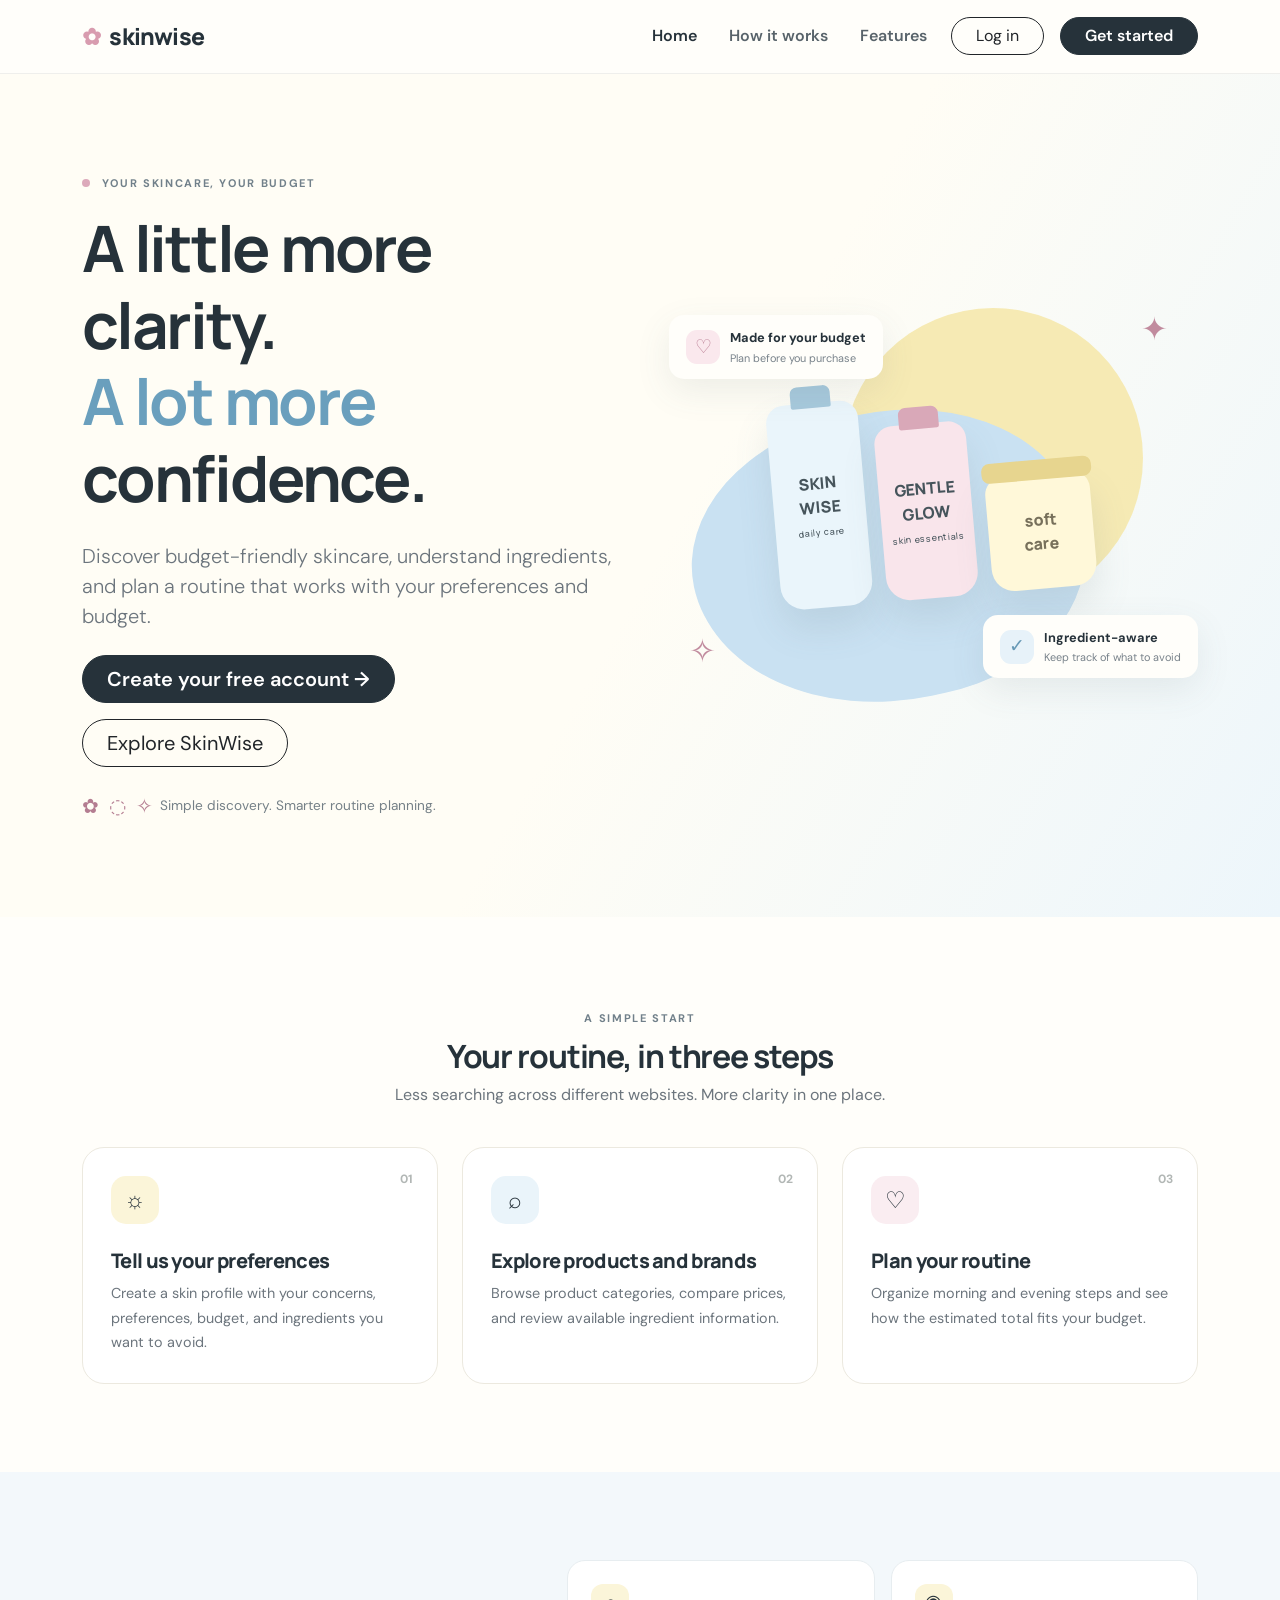
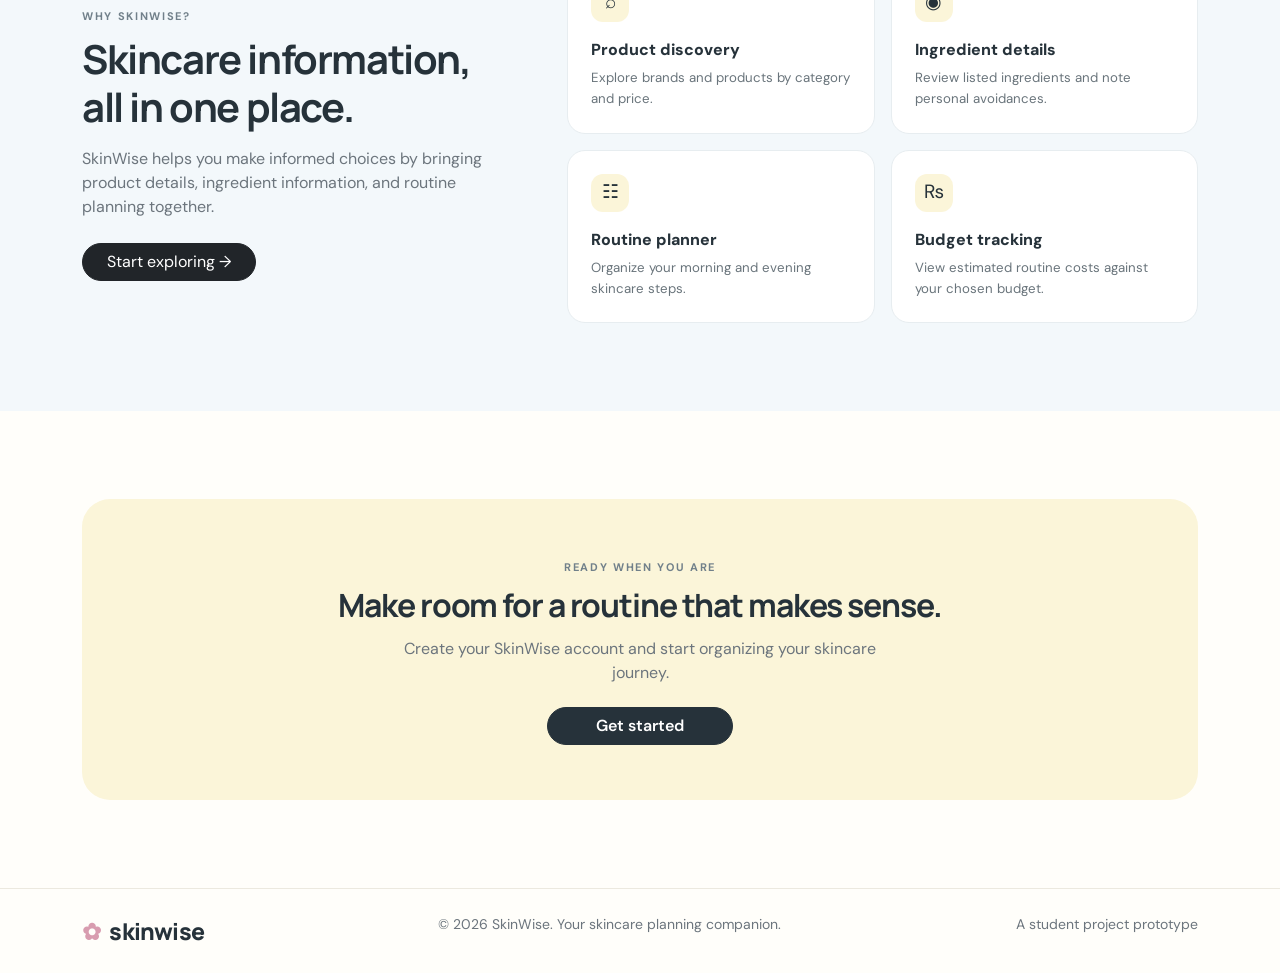
<file: index.html>
﻿<!doctype html>
<html lang="en">
<head>
    <meta charset="utf-8">
    <meta name="viewport" content="width=device-width, initial-scale=1">
    <title>SkinWise | Skincare, made simpler</title>
    <link href="https://cdn.jsdelivr.net/npm/bootstrap@5.3.3/dist/css/bootstrap.min.css" rel="stylesheet">
    <link rel="stylesheet" href="styles.css">
</head>
<body>

    <nav class="navbar navbar-expand-lg navbar-skinwise sticky-top">
        <div class="container">
            <a class="navbar-brand brand-mark" href="index.html"><span class="brand-icon">✿</span> skinwise</a>
            <button class="navbar-toggler" type="button" data-bs-toggle="collapse" data-bs-target="#mainNav">
                <span class="navbar-toggler-icon"></span>
            </button>
            <div class="collapse navbar-collapse" id="mainNav">
                <ul class="navbar-nav ms-auto align-items-lg-center gap-lg-3">
                    <li class="nav-item"><a class="nav-link active" href="index.html">Home</a></li>
                    <li class="nav-item"><a class="nav-link" href="#how-it-works">How it works</a></li>
                    <li class="nav-item"><a class="nav-link" href="#features">Features</a></li>
                    <li class="nav-item"><a class="btn btn-outline-dark rounded-pill px-4" href="login.html">Log in</a></li>
                    <li class="nav-item"><a class="btn btn-primary-skin rounded-pill px-4" href="signup.html">Get started</a></li>
                </ul>
            </div>
        </div>
    </nav>

    <header class="hero-section">
        <div class="container py-5">
            <div class="row align-items-center g-5 py-lg-5">
                <div class="col-lg-6">
                    <span class="eyebrow"><span class="eyebrow-dot"></span> YOUR SKINCARE, YOUR BUDGET</span>
                    <h1 class="display-3 fw-bold mt-3">A little more clarity.<br><span class="text-blue">A lot more</span> confidence.</h1>
                    <p class="lead text-secondary mt-4">Discover budget-friendly skincare, understand ingredients, and plan a routine that works with your preferences and budget.</p>
                    <div class="d-flex flex-wrap gap-3 mt-4">
                        <a href="signup.html" class="btn btn-primary-skin btn-lg rounded-pill px-4">Create your free account <span aria-hidden="true">→</span></a>
                        <a href="#how-it-works" class="btn btn-outline-dark btn-lg rounded-pill px-4">Explore SkinWise</a>
                    </div>
                    <div class="hero-proof mt-4"><span class="proof-avatars">✿　◌　✧</span><span>Simple discovery. Smarter routine planning.</span></div>
                </div>

                <div class="col-lg-6">
                    <div class="hero-art">
                        <div class="art-sun"></div>
                        <div class="art-blob"></div>
                        <div class="floating-note note-one">
                            <span class="note-icon pink">♡</span>
                            <div><strong>Made for your budget</strong><small>Plan before you purchase</small></div>
                        </div>
                        <div class="product-illustration">
                            <div class="bottle bottle-blue"><div class="bottle-cap"></div><span>SKIN<br>WISE</span><small>daily care</small></div>
                            <div class="bottle bottle-pink"><div class="bottle-cap"></div><span>GENTLE<br>GLOW</span><small>skin essentials</small></div>
                            <div class="jar"><div class="jar-lid"></div><span>soft<br>care</span></div>
                        </div>
                        <div class="floating-note note-two">
                            <span class="note-icon blue">✓</span>
                            <div><strong>Ingredient-aware</strong><small>Keep track of what to avoid</small></div>
                        </div>
                        <span class="sparkle sparkle-one">✦</span>
                        <span class="sparkle sparkle-two">✧</span>
                    </div>
                </div>
            </div>
        </div>
    </header>

    <section id="how-it-works" class="section-pad">
        <div class="container">
            <div class="section-heading text-center mx-auto">
                <span class="eyebrow">A SIMPLE START</span>
                <h2 class="fw-bold mt-2">Your routine, in three steps</h2>
                <p class="text-secondary">Less searching across different websites. More clarity in one place.</p>
            </div>

            <div class="row g-4 mt-3">
                <div class="col-md-4">
                    <div class="step-card h-100">
                        <div class="step-number">01</div>
                        <div class="step-icon yellow">☼</div>
                        <h5>Tell us your preferences</h5>
                        <p class="text-secondary mb-0">Create a skin profile with your concerns, preferences, budget, and ingredients you want to avoid.</p>
                    </div>
                </div>

                <div class="col-md-4">
                    <div class="step-card h-100">
                        <div class="step-number">02</div>
                        <div class="step-icon blue">⌕</div>
                        <h5>Explore products and brands</h5>
                        <p class="text-secondary mb-0">Browse product categories, compare prices, and review available ingredient information.</p>
                    </div>
                </div>

                <div class="col-md-4">
                    <div class="step-card h-100">
                        <div class="step-number">03</div>
                        <div class="step-icon pink">♡</div>
                        <h5>Plan your routine</h5>
                        <p class="text-secondary mb-0">Organize morning and evening steps and see how the estimated total fits your budget.</p>
                    </div>
                </div>
            </div>
        </div>
    </section>

    <section id="features" class="feature-band section-pad">
        <div class="container">
            <div class="row align-items-center g-5">
                <div class="col-lg-5">
                    <span class="eyebrow">WHY SKINWISE?</span>
                    <h2 class="display-6 fw-bold mt-2">Skincare information, all in one place.</h2>
                    <p class="text-secondary mt-3">SkinWise helps you make informed choices by bringing product details, ingredient information, and routine planning together.</p>
                    <a class="btn btn-dark rounded-pill px-4 mt-2" href="signup.html">Start exploring →</a>
                </div>

                <div class="col-lg-7">
                    <div class="row g-3">
                        <div class="col-sm-6">
                            <div class="feature-tile">
                                <span class="tile-icon">⌕</span>
                                <h6>Product discovery</h6>
                                <p>Explore brands and products by category and price.</p>
                            </div>
                        </div>
                        <div class="col-sm-6">
                            <div class="feature-tile">
                                <span class="tile-icon">◉</span>
                                <h6>Ingredient details</h6>
                                <p>Review listed ingredients and note personal avoidances.</p>
                            </div>
                        </div>
                        <div class="col-sm-6">
                            <div class="feature-tile">
                                <span class="tile-icon">☷</span>
                                <h6>Routine planner</h6>
                                <p>Organize your morning and evening skincare steps.</p>
                            </div>
                        </div>
                        <div class="col-sm-6">
                            <div class="feature-tile">
                                <span class="tile-icon">₨</span>
                                <h6>Budget tracking</h6>
                                <p>View estimated routine costs against your chosen budget.</p>
                            </div>
                        </div>
                    </div>
                </div>
            </div>
        </div>
    </section>

    <section class="cta-section section-pad">
        <div class="container">
            <div class="cta-card text-center">
                <span class="eyebrow">READY WHEN YOU ARE</span>
                <h2 class="fw-bold mt-2">Make room for a routine that makes sense.</h2>
                <p class="text-secondary">Create your SkinWise account and start organizing your skincare journey.</p>
                <a href="signup.html" class="btn btn-primary-skin rounded-pill px-5">Get started</a>
            </div>
        </div>
    </section>

    <footer class="footer-skinwise">
        <div class="container d-flex flex-column flex-md-row justify-content-between gap-2">
            <a class="brand-mark text-decoration-none" href="index.html"><span class="brand-icon">✿</span> skinwise</a>
            <span class="small text-secondary">© 2026 SkinWise. Your skincare planning companion.</span>
            <span class="small text-secondary">A student project prototype</span>
        </div>
    </footer>

    <script src="https://cdn.jsdelivr.net/npm/bootstrap@5.3.3/dist/js/bootstrap.bundle.min.js"></script>
</body>
</html>
</file>
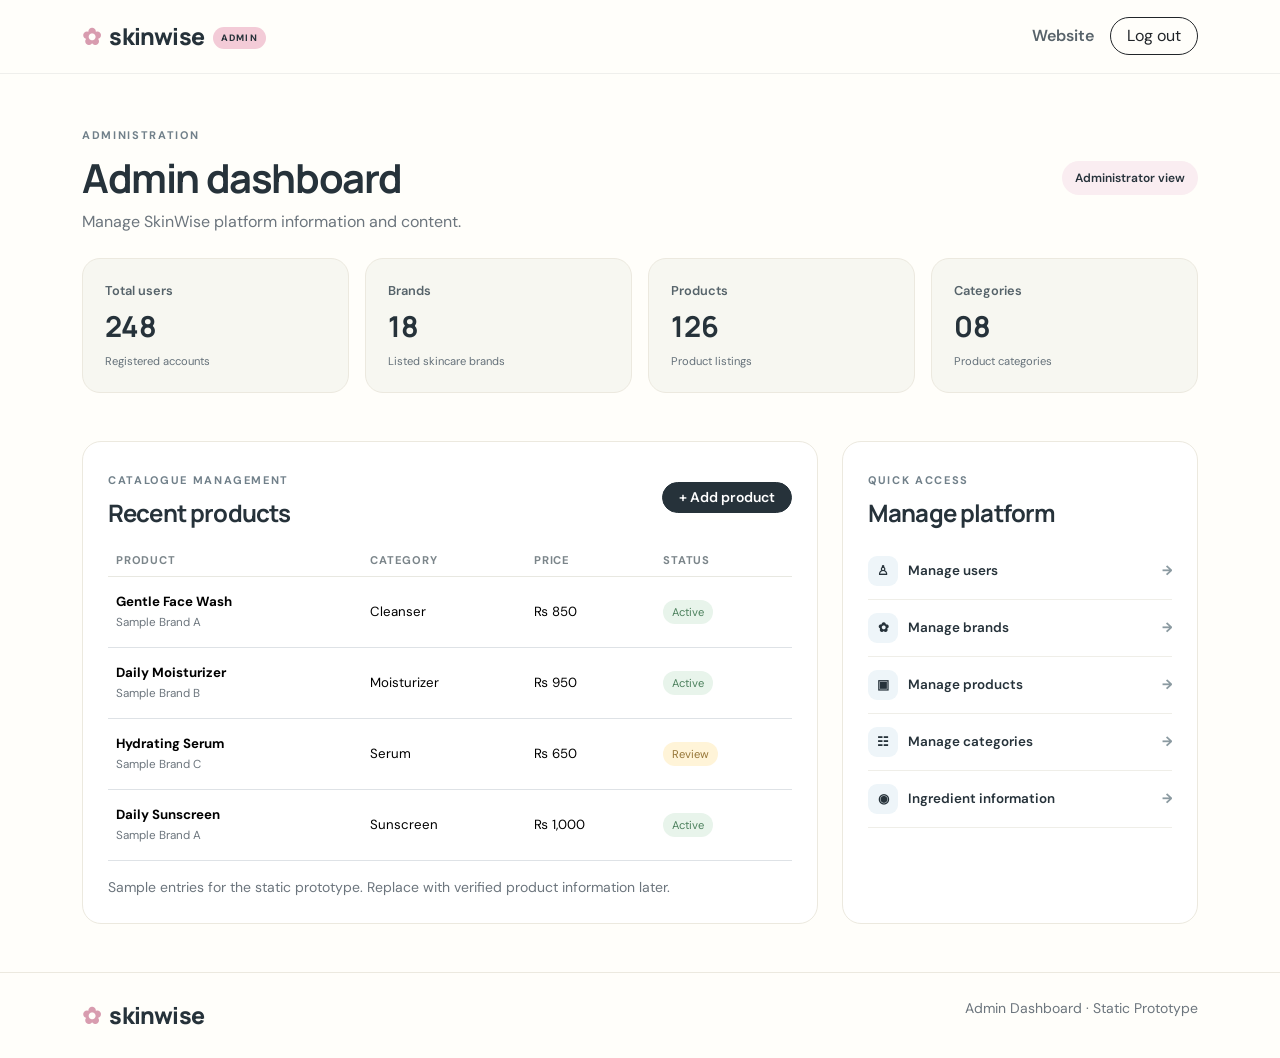
<file: admin-home.html>
﻿<!doctype html>
<html lang="en">
<head>
    <meta charset="utf-8">
    <meta name="viewport" content="width=device-width, initial-scale=1">
    <title>Admin Dashboard | SkinWise</title>
    <link href="https://cdn.jsdelivr.net/npm/bootstrap@5.3.3/dist/css/bootstrap.min.css" rel="stylesheet">
    <link rel="stylesheet" href="styles.css">
</head>

<body>

    <nav class="navbar navbar-expand-lg navbar-skinwise">
        <div class="container">
            <a class="navbar-brand brand-mark" href="index.html"><span class="brand-icon">✿</span> skinwise <span class="admin-label">ADMIN</span></a>
            <div class="d-flex align-items-center gap-3">
                <a class="nav-link" href="index.html">Website</a>
                <a class="btn btn-outline-dark rounded-pill px-3" href="login.html">Log out</a>
            </div>
        </div>
    </nav>

    <main class="container py-5">

        <div class="dashboard-welcome mb-4">
            <div>
                <span class="eyebrow">ADMINISTRATION</span>
                <h1 class="fw-bold mt-2">Admin dashboard</h1>
                <p class="text-secondary mb-0">Manage SkinWise platform information and content.</p>
            </div>
            <span class="soft-tag tag-pink">Administrator view</span>
        </div>

        <div class="row g-3 mb-5">

            <div class="col-6 col-lg-3">
                <div class="admin-stat">
                    <span>Total users</span>
                    <strong>248</strong>
                    <small>Registered accounts</small>
                </div>
            </div>

            <div class="col-6 col-lg-3">
                <div class="admin-stat">
                    <span>Brands</span>
                    <strong>18</strong>
                    <small>Listed skincare brands</small>
                </div>
            </div>

            <div class="col-6 col-lg-3">
                <div class="admin-stat">
                    <span>Products</span>
                    <strong>126</strong>
                    <small>Product listings</small>
                </div>
            </div>

            <div class="col-6 col-lg-3">
                <div class="admin-stat">
                    <span>Categories</span>
                    <strong>08</strong>
                    <small>Product categories</small>
                </div>
            </div>

        </div>

        <div class="row g-4">

            <div class="col-lg-8">
                <section class="panel-card h-100">
                    <div class="d-flex justify-content-between align-items-center flex-wrap gap-2 mb-3">
                        <div>
                            <span class="eyebrow">CATALOGUE MANAGEMENT</span>
                            <h2 class="h4 fw-bold mt-2 mb-0">Recent products</h2>
                        </div>
                        <a href="#" class="btn btn-primary-skin btn-sm rounded-pill px-3">+ Add product</a>
                    </div>

                    <div class="table-responsive">
                        <table class="table align-middle">
                            <thead>
                                <tr>
                                    <th>Product</th>
                                    <th>Category</th>
                                    <th>Price</th>
                                    <th>Status</th>
                                </tr>
                            </thead>

                            <tbody>
                                <tr>
                                    <td><strong>Gentle Face Wash</strong><br><small class="text-secondary">Sample Brand A</small></td>
                                    <td>Cleanser</td>
                                    <td>₨ 850</td>
                                    <td><span class="status-active">Active</span></td>
                                </tr>

                                <tr>
                                    <td><strong>Daily Moisturizer</strong><br><small class="text-secondary">Sample Brand B</small></td>
                                    <td>Moisturizer</td>
                                    <td>₨ 950</td>
                                    <td><span class="status-active">Active</span></td>
                                </tr>

                                <tr>
                                    <td><strong>Hydrating Serum</strong><br><small class="text-secondary">Sample Brand C</small></td>
                                    <td>Serum</td>
                                    <td>₨ 650</td>
                                    <td><span class="status-review">Review</span></td>
                                </tr>

                                <tr>
                                    <td><strong>Daily Sunscreen</strong><br><small class="text-secondary">Sample Brand A</small></td>
                                    <td>Sunscreen</td>
                                    <td>₨ 1,000</td>
                                    <td><span class="status-active">Active</span></td>
                                </tr>
                            </tbody>
                        </table>
                    </div>

                    <p class="small text-secondary mb-0">Sample entries for the static prototype. Replace with verified product information later.</p>
                </section>
            </div>

            <div class="col-lg-4">
                <section class="panel-card h-100">
                    <span class="eyebrow">QUICK ACCESS</span>
                    <h2 class="h4 fw-bold mt-2">Manage platform</h2>

                    <div class="admin-action-list">
                        <a href="#"><span>♙</span> Manage users <b>→</b></a>
                        <a href="#"><span>✿</span> Manage brands <b>→</b></a>
                        <a href="#"><span>▣</span> Manage products <b>→</b></a>
                        <a href="#"><span>☷</span> Manage categories <b>→</b></a>
                        <a href="#"><span>◉</span> Ingredient information <b>→</b></a>
                    </div>
                </section>
            </div>

        </div>

       

    </main>

    <footer class="footer-skinwise">
        <div class="container d-flex justify-content-between flex-wrap gap-2">
            <a class="brand-mark text-decoration-none" href="index.html"><span class="brand-icon">✿</span> skinwise</a>
            <span class="small text-secondary">Admin Dashboard · Static Prototype</span>
        </div>
    </footer>

    <script src="https://cdn.jsdelivr.net/npm/bootstrap@5.3.3/dist/js/bootstrap.bundle.min.js"></script>
</body>
</html>
</file>
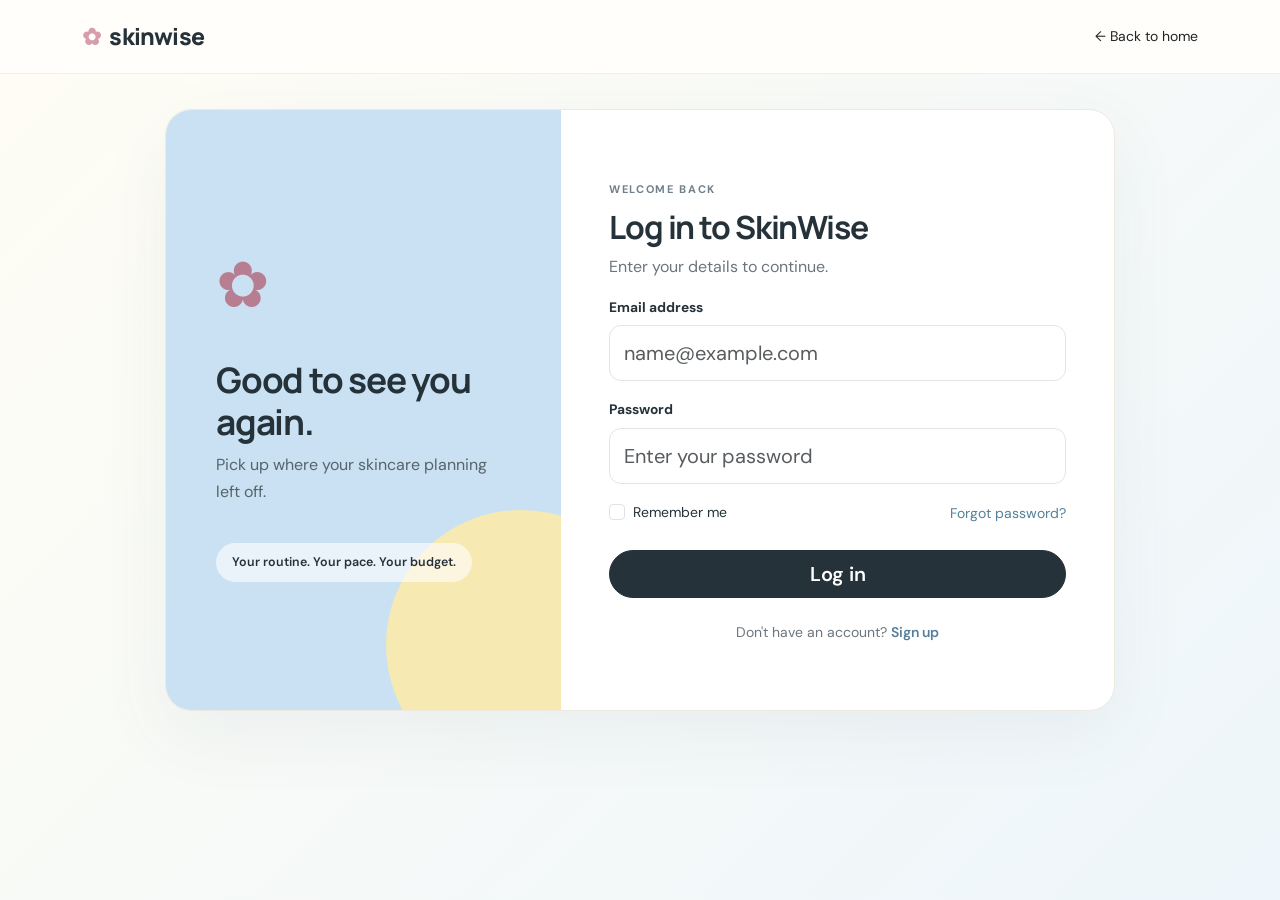
<file: login.html>
﻿<!doctype html>
<html lang="en">
<head>
    <meta charset="utf-8">
    <meta name="viewport" content="width=device-width, initial-scale=1">
    <title>Log in | SkinWise</title>
    <link href="https://cdn.jsdelivr.net/npm/bootstrap@5.3.3/dist/css/bootstrap.min.css" rel="stylesheet">
    <link rel="stylesheet" href="styles.css">
</head>

<body class="auth-body">

    <nav class="navbar navbar-skinwise">
        <div class="container">
            <a class="navbar-brand brand-mark" href="index.html"><span class="brand-icon">✿</span> skinwise</a>
            <a class="small text-decoration-none text-dark" href="index.html">← Back to home</a>
        </div>
    </nav>

    <main class="container auth-wrap">
        <div class="row justify-content-center align-items-center g-0 auth-card">

            <div class="col-lg-5 auth-side d-none d-lg-flex">
                <div>
                    <span class="auth-flower">✿</span>
                    <h2 class="fw-bold">Good to see you again.</h2>
                    <p>Pick up where your skincare planning left off.</p>
                    <div class="auth-side-pill">Your routine. Your pace. Your budget.</div>
                </div>
            </div>

            <div class="col-lg-7 p-4 p-md-5">
                <div class="form-area">
                    <span class="eyebrow">WELCOME BACK</span>
                    <h1 class="h2 fw-bold mt-2">Log in to SkinWise</h1>
                    <p class="text-secondary">Enter your details to continue.</p>

                    <form action="#" method="get">
                        <div class="mb-3">
                            <label for="email" class="form-label">Email address</label>
                            <input id="email" class="form-control form-control-lg" type="email" placeholder="name@example.com" required>
                        </div>

                        <div class="mb-3">
                            <label for="password" class="form-label">Password</label>
                            <input id="password" class="form-control form-control-lg" type="password" placeholder="Enter your password" required>
                        </div>

                        <div class="d-flex justify-content-between align-items-center mb-4">
                            <div class="form-check">
                                <input class="form-check-input" type="checkbox" id="remember">
                                <label class="form-check-label small" for="remember">Remember me</label>
                            </div>
                            <a href="#" class="small text-link">Forgot password?</a>
                        </div>

                        <button class="btn btn-primary-skin btn-lg w-100 rounded-pill" type="submit">Log in</button>
                    </form>

                    <p class="text-center small text-secondary mt-4 mb-0">
                        Don't have an account?
                        <a class="text-link fw-semibold" href="signup.html">Sign up</a>
                    </p>

                    
                </div>
            </div>

        </div>
    </main>

    <script src="https://cdn.jsdelivr.net/npm/bootstrap@5.3.3/dist/js/bootstrap.bundle.min.js"></script>
</body>
</html>
</file>
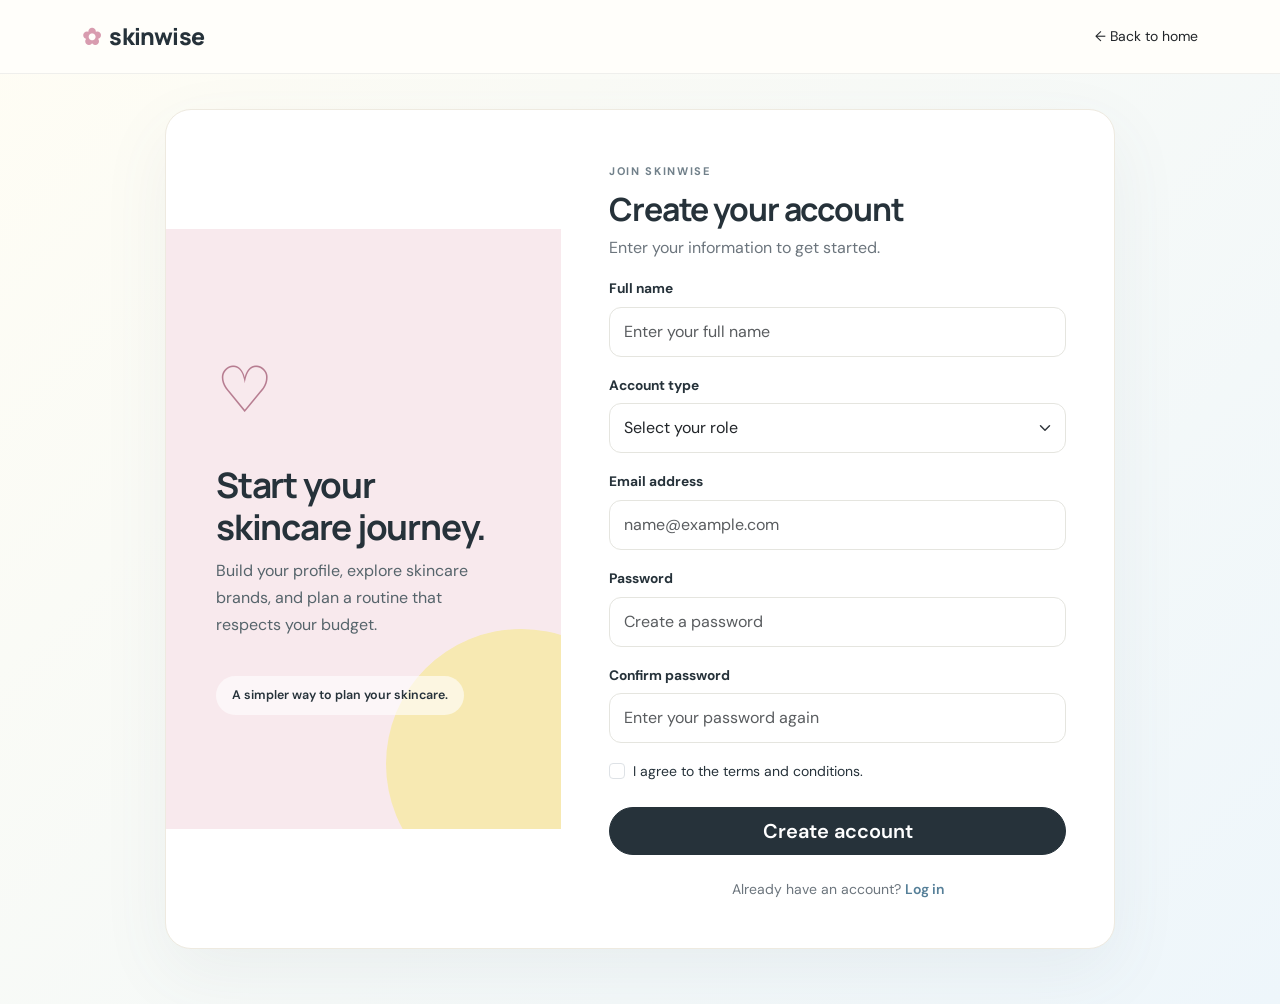
<file: signup.html>
﻿<!doctype html>
<html lang="en">
<head>
    <meta charset="utf-8">
    <meta name="viewport" content="width=device-width, initial-scale=1">
    <title>Sign up | SkinWise</title>
    <link href="https://cdn.jsdelivr.net/npm/bootstrap@5.3.3/dist/css/bootstrap.min.css" rel="stylesheet">
    <link rel="stylesheet" href="styles.css">
</head>

<body class="auth-body">

    <nav class="navbar navbar-skinwise">
        <div class="container">
            <a class="navbar-brand brand-mark" href="index.html"><span class="brand-icon">✿</span> skinwise</a>
            <a class="small text-decoration-none text-dark" href="index.html">← Back to home</a>
        </div>
    </nav>

    <main class="container auth-wrap">
        <div class="row justify-content-center align-items-center g-0 auth-card">

            <div class="col-lg-5 auth-side signup-side d-none d-lg-flex">
                <div>
                    <span class="auth-flower">♡</span>
                    <h2 class="fw-bold">Start your skincare journey.</h2>
                    <p>Build your profile, explore skincare brands, and plan a routine that respects your budget.</p>
                    <div class="auth-side-pill">A simpler way to plan your skincare.</div>
                </div>
            </div>

            <div class="col-lg-7 p-4 p-md-5">
                <div class="form-area">
                    <span class="eyebrow">JOIN SKINWISE</span>
                    <h1 class="h2 fw-bold mt-2">Create your account</h1>
                    <p class="text-secondary">Enter your information to get started.</p>

                    <form action="#" method="get">

                        <div class="mb-3">
                            <label for="fullname" class="form-label">Full name</label>
                            <input id="fullname" class="form-control" type="text" placeholder="Enter your full name" required>
                        </div>

                        <div class="mb-3">
                            <label for="role" class="form-label">Account type</label>
                            <select id="role" class="form-select" required>
                                <option value="">Select your role</option>
                                <option value="user">User</option>
                                <option value="admin">Admin (demo)</option>
                            </select>
                        </div>

                        <div class="mb-3">
                            <label for="signup-email" class="form-label">Email address</label>
                            <input id="signup-email" class="form-control" type="email" placeholder="name@example.com" required>
                        </div>

                        <div class="mb-3">
                            <label for="signup-password" class="form-label">Password</label>
                            <input id="signup-password" class="form-control" type="password" placeholder="Create a password" required>
                        </div>

                        <div class="mb-3">
                            <label for="confirm-password" class="form-label">Confirm password</label>
                            <input id="confirm-password" class="form-control" type="password" placeholder="Enter your password again" required>
                        </div>

                        <div class="form-check mb-4">
                            <input class="form-check-input" type="checkbox" id="terms" required>
                            <label class="form-check-label small" for="terms">I agree to the terms and conditions.</label>
                        </div>

                        <button class="btn btn-primary-skin btn-lg w-100 rounded-pill" type="submit">Create account</button>
                    </form>

                    <p class="text-center small text-secondary mt-4 mb-0">
                        Already have an account?
                        <a class="text-link fw-semibold" href="login.html">Log in</a>
                    </p>

                
                </div>
            </div>

        </div>
    </main>

    <script src="https://cdn.jsdelivr.net/npm/bootstrap@5.3.3/dist/js/bootstrap.bundle.min.js"></script>
</body>
</html>
</file>
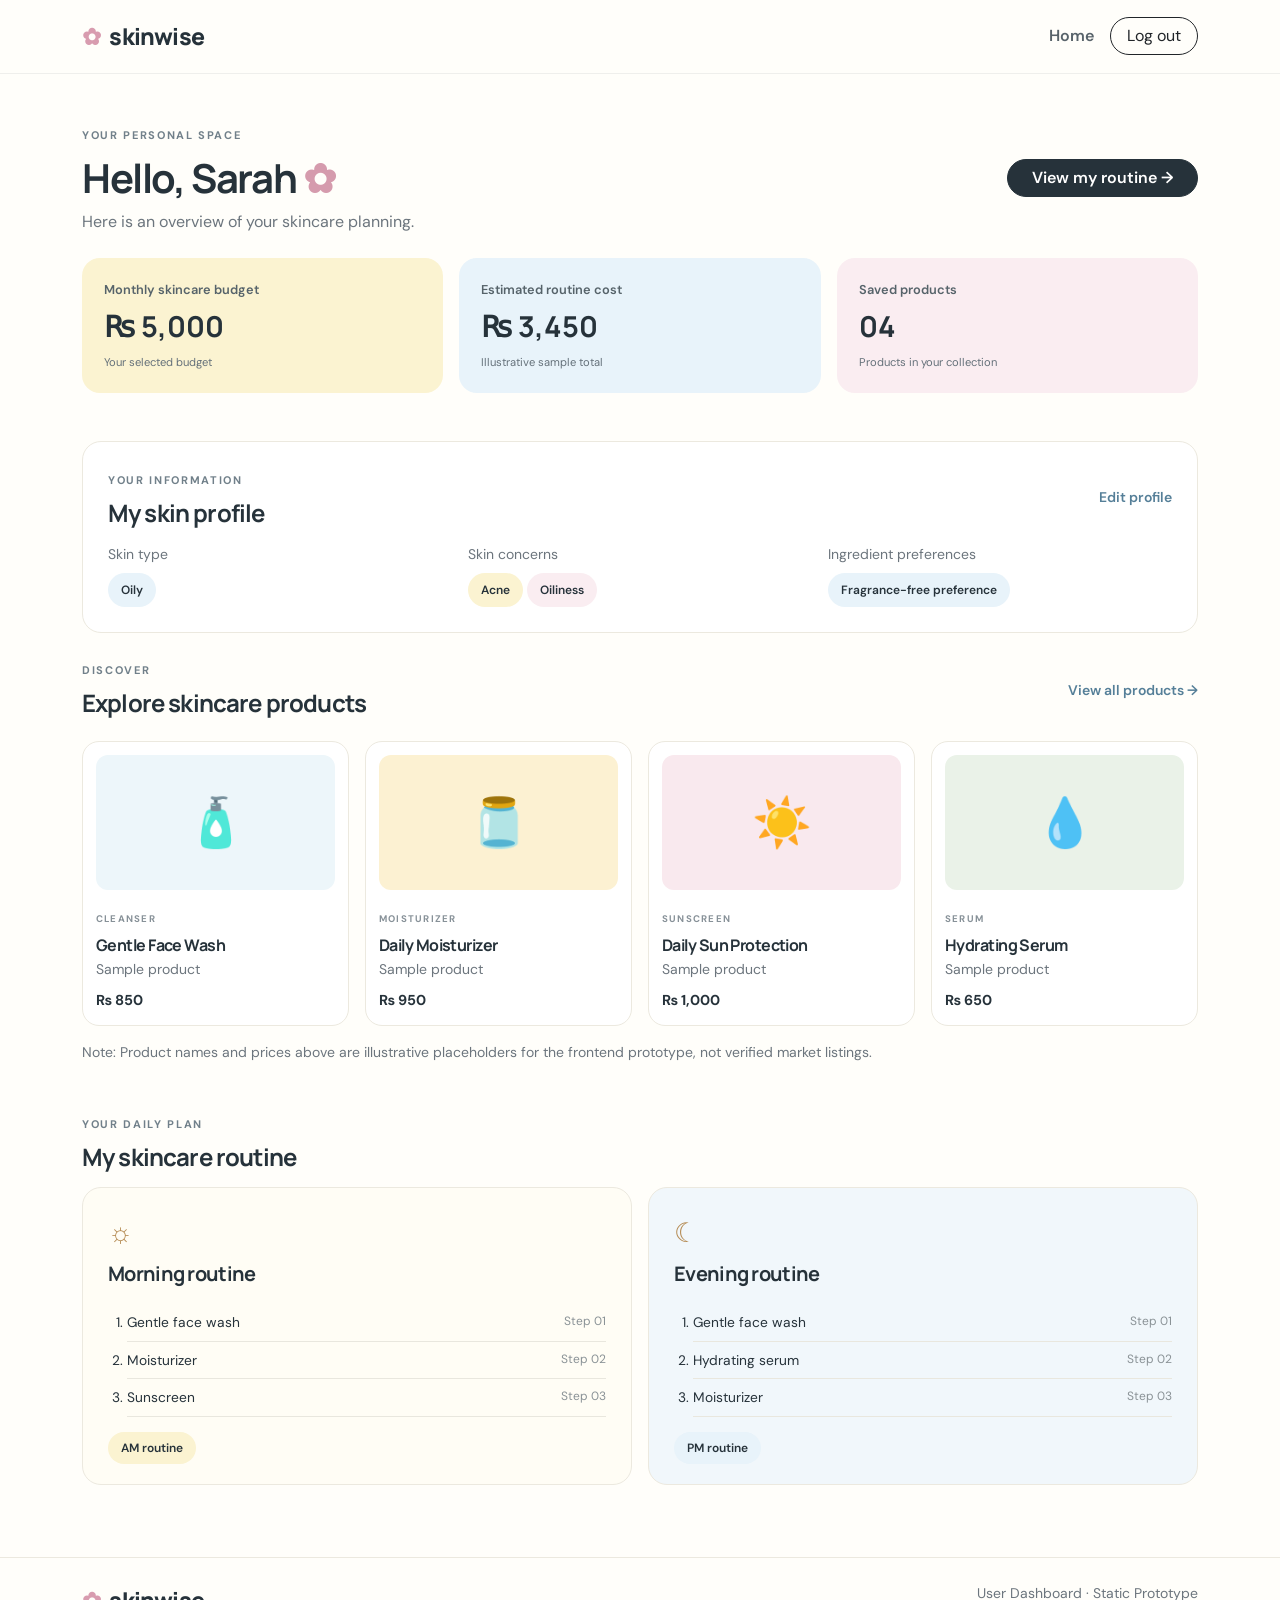
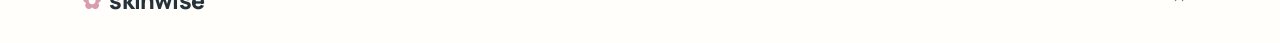
<file: user-home.html>
﻿<!doctype html>
<html lang="en">
<head>
    <meta charset="utf-8">
    <meta name="viewport" content="width=device-width, initial-scale=1">
    <title>User Dashboard | SkinWise</title>
    <link href="https://cdn.jsdelivr.net/npm/bootstrap@5.3.3/dist/css/bootstrap.min.css" rel="stylesheet">
    <link rel="stylesheet" href="styles.css">
</head>

<body>

    <nav class="navbar navbar-expand-lg navbar-skinwise">
        <div class="container">
            <a class="navbar-brand brand-mark" href="index.html"><span class="brand-icon">✿</span> skinwise</a>
            <div class="d-flex align-items-center gap-3">
                <a class="nav-link" href="index.html">Home</a>
                <a class="btn btn-outline-dark rounded-pill px-3" href="login.html">Log out</a>
            </div>
        </div>
    </nav>

    <main class="container py-5">

        <div class="dashboard-welcome mb-4">
            <div>
                <span class="eyebrow">YOUR PERSONAL SPACE</span>
                <h1 class="fw-bold mt-2">Hello, Sarah <span class="wave">✿</span></h1>
                <p class="text-secondary mb-0">Here is an overview of your skincare planning.</p>
            </div>
            <a href="#routine" class="btn btn-primary-skin rounded-pill px-4">View my routine →</a>
        </div>

        <div class="row g-3 mb-5">
            <div class="col-md-4">
                <div class="stat-card stat-yellow">
                    <span>Monthly skincare budget</span>
                    <strong>₨ 5,000</strong>
                    <small>Your selected budget</small>
                </div>
            </div>

            <div class="col-md-4">
                <div class="stat-card stat-blue">
                    <span>Estimated routine cost</span>
                    <strong>₨ 3,450</strong>
                    <small>Illustrative sample total</small>
                </div>
            </div>

            <div class="col-md-4">
                <div class="stat-card stat-pink">
                    <span>Saved products</span>
                    <strong>04</strong>
                    <small>Products in your collection</small>
                </div>
            </div>
        </div>

        <section class="panel-card mb-4">
            <div class="d-flex justify-content-between align-items-center flex-wrap gap-2 mb-3">
                <div>
                    <span class="eyebrow">YOUR INFORMATION</span>
                    <h2 class="h4 fw-bold mt-2 mb-0">My skin profile</h2>
                </div>
                <a href="#" class="text-link small fw-semibold">Edit profile</a>
            </div>

            <div class="row g-3">
                <div class="col-md-4">
                    <span class="small text-secondary d-block">Skin type</span>
                    <span class="soft-tag tag-blue d-inline-block mt-2">Oily</span>
                </div>
                <div class="col-md-4">
                    <span class="small text-secondary d-block">Skin concerns</span>
                    <span class="soft-tag tag-yellow d-inline-block mt-2">Acne</span>
                    <span class="soft-tag tag-pink d-inline-block mt-2">Oiliness</span>
                </div>
                <div class="col-md-4">
                    <span class="small text-secondary d-block">Ingredient preferences</span>
                    <span class="soft-tag tag-blue d-inline-block mt-2">Fragrance-free preference</span>
                </div>
            </div>
        </section>

        <section class="mb-5">
            <div class="d-flex justify-content-between align-items-center mb-3">
                <div>
                    <span class="eyebrow">DISCOVER</span>
                    <h2 class="h4 fw-bold mt-2">Explore skincare products</h2>
                </div>
                <a href="#" class="text-link small fw-semibold">View all products →</a>
            </div>

            <div class="row g-3">

                <div class="col-6 col-lg-3">
                    <div class="product-card">
                        <div class="product-art art-cleanser">🧴</div>
                        <span class="product-category">CLEANSER</span>
                        <h3 class="h6 fw-bold">Gentle Face Wash</h3>
                        <p class="small text-secondary mb-2">Sample product</p>
                        <strong>₨ 850</strong>
                    </div>
                </div>

                <div class="col-6 col-lg-3">
                    <div class="product-card">
                        <div class="product-art art-moisturizer">🫙</div>
                        <span class="product-category">MOISTURIZER</span>
                        <h3 class="h6 fw-bold">Daily Moisturizer</h3>
                        <p class="small text-secondary mb-2">Sample product</p>
                        <strong>₨ 950</strong>
                    </div>
                </div>

                <div class="col-6 col-lg-3">
                    <div class="product-card">
                        <div class="product-art art-sunscreen">☀️</div>
                        <span class="product-category">SUNSCREEN</span>
                        <h3 class="h6 fw-bold">Daily Sun Protection</h3>
                        <p class="small text-secondary mb-2">Sample product</p>
                        <strong>₨ 1,000</strong>
                    </div>
                </div>

                <div class="col-6 col-lg-3">
                    <div class="product-card">
                        <div class="product-art art-serum">💧</div>
                        <span class="product-category">SERUM</span>
                        <h3 class="h6 fw-bold">Hydrating Serum</h3>
                        <p class="small text-secondary mb-2">Sample product</p>
                        <strong>₨ 650</strong>
                    </div>
                </div>

            </div>

            <p class="small text-secondary mt-3">Note: Product names and prices above are illustrative placeholders for the frontend prototype, not verified market listings.</p>
        </section>

        <section id="routine" class="mb-4">
            <div class="mb-3">
                <span class="eyebrow">YOUR DAILY PLAN</span>
                <h2 class="h4 fw-bold mt-2">My skincare routine</h2>
            </div>

            <div class="row g-3">
                <div class="col-md-6">
                    <div class="routine-card h-100">
                        <span class="routine-icon">☼</span>
                        <h3 class="h5 fw-bold mt-2">Morning routine</h3>
                        <ol class="routine-list">
                            <li>Gentle face wash <span>Step 01</span></li>
                            <li>Moisturizer <span>Step 02</span></li>
                            <li>Sunscreen <span>Step 03</span></li>
                        </ol>
                        <span class="soft-tag tag-yellow">AM routine</span>
                    </div>
                </div>

                <div class="col-md-6">
                    <div class="routine-card evening h-100">
                        <span class="routine-icon">☾</span>
                        <h3 class="h5 fw-bold mt-2">Evening routine</h3>
                        <ol class="routine-list">
                            <li>Gentle face wash <span>Step 01</span></li>
                            <li>Hydrating serum <span>Step 02</span></li>
                            <li>Moisturizer <span>Step 03</span></li>
                        </ol>
                        <span class="soft-tag tag-blue">PM routine</span>
                    </div>
                </div>
            </div>
        </section>

    </main>

    <footer class="footer-skinwise">
        <div class="container d-flex justify-content-between flex-wrap gap-2">
            <a class="brand-mark text-decoration-none" href="index.html"><span class="brand-icon">✿</span> skinwise</a>
            <span class="small text-secondary">User Dashboard · Static Prototype</span>
        </div>
    </footer>

    <script src="https://cdn.jsdelivr.net/npm/bootstrap@5.3.3/dist/js/bootstrap.bundle.min.js"></script>
</body>
</html>
</file>
<file: styles.css>
@import url('https://fonts.googleapis.com/css2?family=DM+Sans:wght@400;500;600;700&family=Manrope:wght@400;500;600;700;800&display=swap');

:root {
    --butter: #f6e8a8;
    --butter-soft: #fbf5d9;
    --powder: #c9e1f2;
    --powder-deep: #8dbbd9;
    --pink: #f3cbd7;
    --ink: #26323a;
    --muted: #69747b;
    --cream: #fffdf7;
    --line: #ece9df;
}

* {
    box-sizing: border-box;
}

body {
    font-family: 'DM Sans', sans-serif;
    color: var(--ink);
    background: #fffefa;
}

h1, h2, h3, h4, h5, .brand-mark {
    font-family: 'Manrope', sans-serif;
    letter-spacing: -.035em;
}

/* NAVIGATION */

.navbar-skinwise {
    background: rgba(255, 254, 250, .94);
    backdrop-filter: blur(12px);
    border-bottom: 1px solid rgba(38, 50, 58, .07);
    padding: 14px 0;
}

.brand-mark {
    font-size: 1.45rem;
    font-weight: 800;
    color: var(--ink);
}

    .brand-mark:hover {
        color: var(--ink);
    }

.brand-icon {
    color: #d89caf;
    margin-right: 5px;
}

.nav-link {
    font-weight: 600;
    color: #58636a !important;
}

    .nav-link:hover,
    .nav-link.active {
        color: #26323a !important;
    }

/* BUTTONS AND TEXT */

.btn-primary-skin {
    background: var(--ink);
    color: white;
    border: 1px solid var(--ink);
    font-weight: 600;
}

    .btn-primary-skin:hover {
        background: #40515c;
        color: white;
        border-color: #40515c;
    }

.text-blue {
    color: #6a9fbd;
}

.eyebrow {
    font-size: .69rem;
    letter-spacing: .15em;
    font-weight: 700;
    color: #71808a;
}

.eyebrow-dot {
    display: inline-block;
    width: 8px;
    height: 8px;
    background: #dca9ba;
    border-radius: 50%;
    margin-right: 7px;
}

/* HOME PAGE HERO */

.hero-section {
    background: linear-gradient(120deg, #fffdf5 0%, #fffdf5 53%, #edf6fb 100%);
    overflow: hidden;
}

    .hero-section .lead {
        max-width: 540px;
    }

.hero-proof {
    display: flex;
    align-items: center;
    gap: 12px;
    color: #758087;
    font-size: .85rem;
}

.proof-avatars {
    letter-spacing: -5px;
    color: #b47d91;
    font-size: 1.25rem;
}

.hero-art {
    height: 470px;
    position: relative;
    display: flex;
    align-items: center;
    justify-content: center;
}

.art-sun {
    position: absolute;
    width: 300px;
    height: 300px;
    border-radius: 50%;
    background: var(--butter);
    top: 48px;
    right: 55px;
    opacity: .85;
}

.art-blob {
    position: absolute;
    width: 390px;
    height: 290px;
    border-radius: 48% 52% 44% 56%;
    background: var(--powder);
    bottom: 28px;
    left: 28px;
    transform: rotate(-12deg);
}

.product-illustration {
    position: relative;
    z-index: 2;
    display: flex;
    align-items: flex-end;
    gap: 14px;
    transform: rotate(-5deg);
}

.bottle {
    height: 205px;
    width: 92px;
    border-radius: 18px 18px 24px 24px;
    box-shadow: 0 20px 35px #647b8425;
    display: flex;
    flex-direction: column;
    align-items: center;
    justify-content: center;
    position: relative;
    color: #46545b;
    font-family: 'Manrope';
    font-weight: 800;
    text-align: center;
    font-size: 1rem;
}

    .bottle small {
        font-size: .55rem;
        font-weight: 500;
        letter-spacing: .08em;
        margin-top: 8px;
    }

.bottle-blue {
    background: #eaf5fb;
}

.bottle-pink {
    height: 175px;
    background: #f9e5eb;
}

.bottle-cap {
    position: absolute;
    top: -17px;
    width: 40px;
    height: 22px;
    border-radius: 7px 7px 2px 2px;
    background: #a7c9dc;
}

.bottle-pink .bottle-cap {
    background: #d9a8b8;
}

.jar {
    height: 115px;
    width: 105px;
    border-radius: 18px 18px 23px 23px;
    background: #fff8d9;
    display: flex;
    align-items: center;
    justify-content: center;
    text-align: center;
    font-family: 'Manrope';
    font-weight: 800;
    color: #77705b;
    box-shadow: 0 20px 35px #647b8425;
    position: relative;
}

.jar-lid {
    position: absolute;
    top: -14px;
    width: 110px;
    height: 20px;
    border-radius: 8px;
    background: #e7d58f;
}

/* FLOATING NOTES */

.floating-note {
    position: absolute;
    z-index: 3;
    background: #fffefa;
    padding: 13px 17px;
    border-radius: 15px;
    box-shadow: 0 12px 35px #51616b1a;
    display: flex;
    gap: 10px;
    align-items: center;
}

    .floating-note strong,
    .floating-note small {
        display: block;
    }

    .floating-note strong {
        font-size: .8rem;
    }

    .floating-note small {
        font-size: .68rem;
        color: #78828a;
        margin-top: 2px;
    }

.note-one {
    top: 55px;
    left: 5px;
}

.note-two {
    bottom: 52px;
    right: 0;
}

.note-icon {
    width: 34px;
    height: 34px;
    display: grid;
    place-items: center;
    border-radius: 11px;
    font-size: 1.2rem;
}

    .note-icon.pink {
        background: #fae8ed;
        color: #bd8297;
    }

    .note-icon.blue {
        background: #e7f2f9;
        color: #6799b6;
    }

.sparkle {
    position: absolute;
    color: #c18b9e;
    font-size: 2rem;
}

.sparkle-one {
    top: 45px;
    right: 30px;
}

.sparkle-two {
    bottom: 55px;
    left: 25px;
}

/* HOW IT WORKS */

.section-pad {
    padding: 88px 0;
}

.section-heading {
    max-width: 600px;
}

.step-card {
    position: relative;
    padding: 28px;
    border: 1px solid var(--line);
    border-radius: 22px;
    background: white;
}

.step-number {
    position: absolute;
    right: 24px;
    top: 22px;
    font-size: .75rem;
    font-weight: 700;
    color: #b2b7b5;
}

.step-icon {
    width: 48px;
    height: 48px;
    border-radius: 15px;
    display: grid;
    place-items: center;
    font-size: 1.45rem;
    margin-bottom: 25px;
}

    .step-icon.yellow {
        background: var(--butter-soft);
    }

    .step-icon.blue {
        background: #eaf4fa;
    }

    .step-icon.pink {
        background: #faedf1;
    }

.step-card h5 {
    font-weight: 800;
}

.step-card p {
    font-size: .9rem;
    line-height: 1.7;
}

/* FEATURES */

.feature-band {
    background: #f3f8fb;
}

    .feature-band .display-6 {
        max-width: 420px;
    }

.feature-tile {
    background: #fff;
    border: 1px solid #e7edf0;
    border-radius: 18px;
    padding: 23px;
    height: 100%;
}

.tile-icon {
    width: 38px;
    height: 38px;
    display: grid;
    place-items: center;
    border-radius: 12px;
    background: var(--butter-soft);
    font-size: 1.2rem;
    margin-bottom: 18px;
}

.feature-tile:nth-child(2) .tile-icon {
    background: #faedf1;
}

.feature-tile:nth-child(3) .tile-icon {
    background: #eaf4fa;
}

.feature-tile h6 {
    font-weight: 800;
}

.feature-tile p {
    font-size: .83rem;
    color: var(--muted);
    margin: 0;
    line-height: 1.6;
}

/* CALL TO ACTION AND FOOTER */

.cta-card {
    background: var(--butter-soft);
    border-radius: 28px;
    padding: 55px 20px;
}

    .cta-card p {
        max-width: 530px;
        margin: 12px auto 22px;
    }

.footer-skinwise {
    padding: 25px 0;
    border-top: 1px solid var(--line);
    background: #fffefa;
}

/* LOGIN AND SIGNUP PAGES */

.auth-body {
    background: linear-gradient(135deg, #fffdf4, #eef6fb);
    min-height: 100vh;
}

.auth-wrap {
    padding-top: 35px;
    padding-bottom: 55px;
}

.auth-card {
    max-width: 950px;
    margin: auto;
    background: white;
    border: 1px solid #eeeae0;
    border-radius: 26px;
    overflow: hidden;
    box-shadow: 0 24px 70px #52616b12;
}

.auth-side {
    min-height: 600px;
    padding: 50px;
    background: var(--powder);
    align-items: center;
    position: relative;
    overflow: hidden;
}

    .auth-side:after {
        content: "";
        position: absolute;
        width: 270px;
        height: 270px;
        border-radius: 50%;
        background: #f7e9b2;
        right: -95px;
        bottom: -70px;
    }

.signup-side {
    background: #f8e9ed;
}

.auth-side > div {
    position: relative;
    z-index: 1;
}

.auth-side h2 {
    font-size: 2.2rem;
    max-width: 300px;
}

.auth-side p {
    max-width: 290px;
    color: #56646b;
    line-height: 1.7;
}

.auth-flower {
    font-size: 4rem;
    color: #b77d91;
    display: block;
    margin-bottom: 25px;
}

.auth-side-pill {
    display: inline-block;
    background: #ffffff9c;
    border-radius: 30px;
    padding: 10px 16px;
    font-size: .78rem;
    font-weight: 600;
    margin-top: 22px;
}

.form-area {
    max-width: 480px;
    margin: auto;
}

.form-label {
    font-size: .86rem;
    font-weight: 700;
}

.form-control,
.form-select {
    border-color: #e5e5df;
    border-radius: 12px;
    padding: 12px 14px;
}

    .form-control:focus,
    .form-select:focus {
        border-color: #9fc5dc;
        box-shadow: 0 0 0 .2rem #c9e1f255;
    }

.form-check-input:checked {
    background-color: #526c7a;
    border-color: #526c7a;
}

.text-link {
    color: #557f98;
    text-decoration: none;
}

    .text-link:hover {
        text-decoration: underline;
        color: #355b70;
    }

.demo-note {
    background: #fff9df;
    border-radius: 12px;
    padding: 12px 14px;
    font-size: .75rem;
    color: #756b4b;
    line-height: 1.5;
}

/* USER DASHBOARD */

.dashboard-welcome {
    display: flex;
    justify-content: space-between;
    align-items: center;
    gap: 20px;
    flex-wrap: wrap;
}

.wave {
    color: #d59bad;
}

.stat-card,
.admin-stat {
    padding: 22px;
    border-radius: 18px;
    min-height: 135px;
    display: flex;
    flex-direction: column;
    justify-content: space-between;
}

    .stat-card span,
    .admin-stat span {
        font-size: .8rem;
        color: #56636a;
        font-weight: 600;
    }

    .stat-card strong,
    .admin-stat strong {
        font-family: 'Manrope';
        font-size: 1.8rem;
    }

    .stat-card small,
    .admin-stat small {
        font-size: .7rem;
        color: #65717a;
    }

.stat-yellow {
    background: #fbf3d1;
}

.stat-blue {
    background: #e8f3fa;
}

.stat-pink {
    background: #faedf1;
}

.panel-card {
    background: #fff;
    border: 1px solid var(--line);
    border-radius: 19px;
    padding: 25px;
}

.soft-tag {
    padding: 8px 13px;
    border-radius: 30px;
    font-size: .75rem;
    font-weight: 600;
}

.tag-yellow {
    background: #fbf3d1;
}

.tag-blue {
    background: #e8f3fa;
}

.tag-pink {
    background: #faedf1;
}

/* PRODUCT CARDS */

.product-card {
    height: 100%;
    border: 1px solid var(--line);
    border-radius: 17px;
    padding: 13px;
    background: white;
}

.product-art {
    height: 135px;
    border-radius: 12px;
    display: grid;
    place-items: center;
    font-size: 3rem;
    color: #71828a;
    margin-bottom: 15px;
}

.art-cleanser {
    background: #edf6fa;
}

.art-moisturizer {
    background: #fcf1d2;
}

.art-sunscreen {
    background: #f9e9ee;
}

.art-serum {
    background: #eaf2e8;
}

.product-category {
    font-size: .6rem;
    letter-spacing: .13em;
    color: #879198;
    font-weight: 700;
}

.product-card h3 {
    margin-top: 7px;
    margin-bottom: 3px;
}

.product-card strong {
    font-size: .9rem;
}

/* ROUTINE CARDS */

.routine-card {
    border: 1px solid var(--line);
    border-radius: 19px;
    padding: 25px;
    background: #fffdf5;
}

    .routine-card.evening {
        background: #f1f7fb;
    }

.routine-icon {
    font-size: 1.7rem;
    color: #b58b53;
}

.routine-list {
    padding-left: 19px;
    margin: 18px 0;
}

    .routine-list li {
        padding: 8px 0;
        border-bottom: 1px solid #e9e7de;
        font-size: .86rem;
    }

        .routine-list li span {
            float: right;
            color: #8a9296;
            font-size: .75rem;
        }

/* ADMIN DASHBOARD */

.admin-label {
    font-family: 'DM Sans';
    font-size: .58rem;
    letter-spacing: .12em;
    background: var(--pink);
    padding: 5px 8px;
    border-radius: 20px;
    vertical-align: middle;
    margin-left: 5px;
}

.admin-stat {
    background: #f7f7f1;
    border: 1px solid var(--line);
}

    .admin-stat:nth-child(2) {
        background: #eff6fa;
    }

    .admin-stat:nth-child(3) {
        background: #fcf3d7;
    }

    .admin-stat:nth-child(4) {
        background: #faeff2;
    }

.table {
    font-size: .83rem;
}

    .table thead th {
        font-size: .7rem;
        letter-spacing: .07em;
        color: #7b858a;
        text-transform: uppercase;
        border-bottom-color: #e8e8e1;
    }

    .table td {
        padding-top: 15px;
        padding-bottom: 15px;
    }

.status-active,
.status-review {
    font-size: .7rem;
    padding: 5px 9px;
    border-radius: 20px;
    background: #e8f4eb;
    color: #4c805d;
}

.status-review {
    background: #fff4d8;
    color: #967638;
}

.admin-action-list {
    display: flex;
    flex-direction: column;
    margin-top: 15px;
}

    .admin-action-list a {
        display: flex;
        align-items: center;
        gap: 10px;
        padding: 13px 0;
        border-bottom: 1px solid #efeee8;
        text-decoration: none;
        color: var(--ink);
        font-size: .84rem;
        font-weight: 600;
    }

        .admin-action-list a span {
            width: 30px;
            height: 30px;
            display: grid;
            place-items: center;
            border-radius: 9px;
            background: #eef5f9;
        }

        .admin-action-list a b {
            margin-left: auto;
            color: #8b9aa1;
        }

.admin-tip {
    background: #fff8e2;
    border: 0;
}

/* RESPONSIVE DESIGN */

@media (max-width: 767px) {

    .hero-art {
        height: 350px;
    }

    .art-sun {
        width: 230px;
        height: 230px;
        right: 35px;
    }

    .art-blob {
        width: 290px;
        height: 220px;
        left: 0;
    }

    .bottle {
        height: 165px;
        width: 75px;
    }

    .bottle-pink {
        height: 145px;
    }

    .jar {
        width: 85px;
        height: 95px;
    }

    .note-one {
        top: 15px;
        left: 0;
    }

    .note-two {
        bottom: 15px;
        right: 0;
    }

    .section-pad {
        padding: 62px 0;
    }

    .auth-wrap {
        padding: 20px 12px 35px;
    }

    .auth-card {
        border-radius: 20px;
    }

    .dashboard-welcome .btn {
        width: 100%;
    }

    .panel-card {
        padding: 19px;
    }
}
</file>
